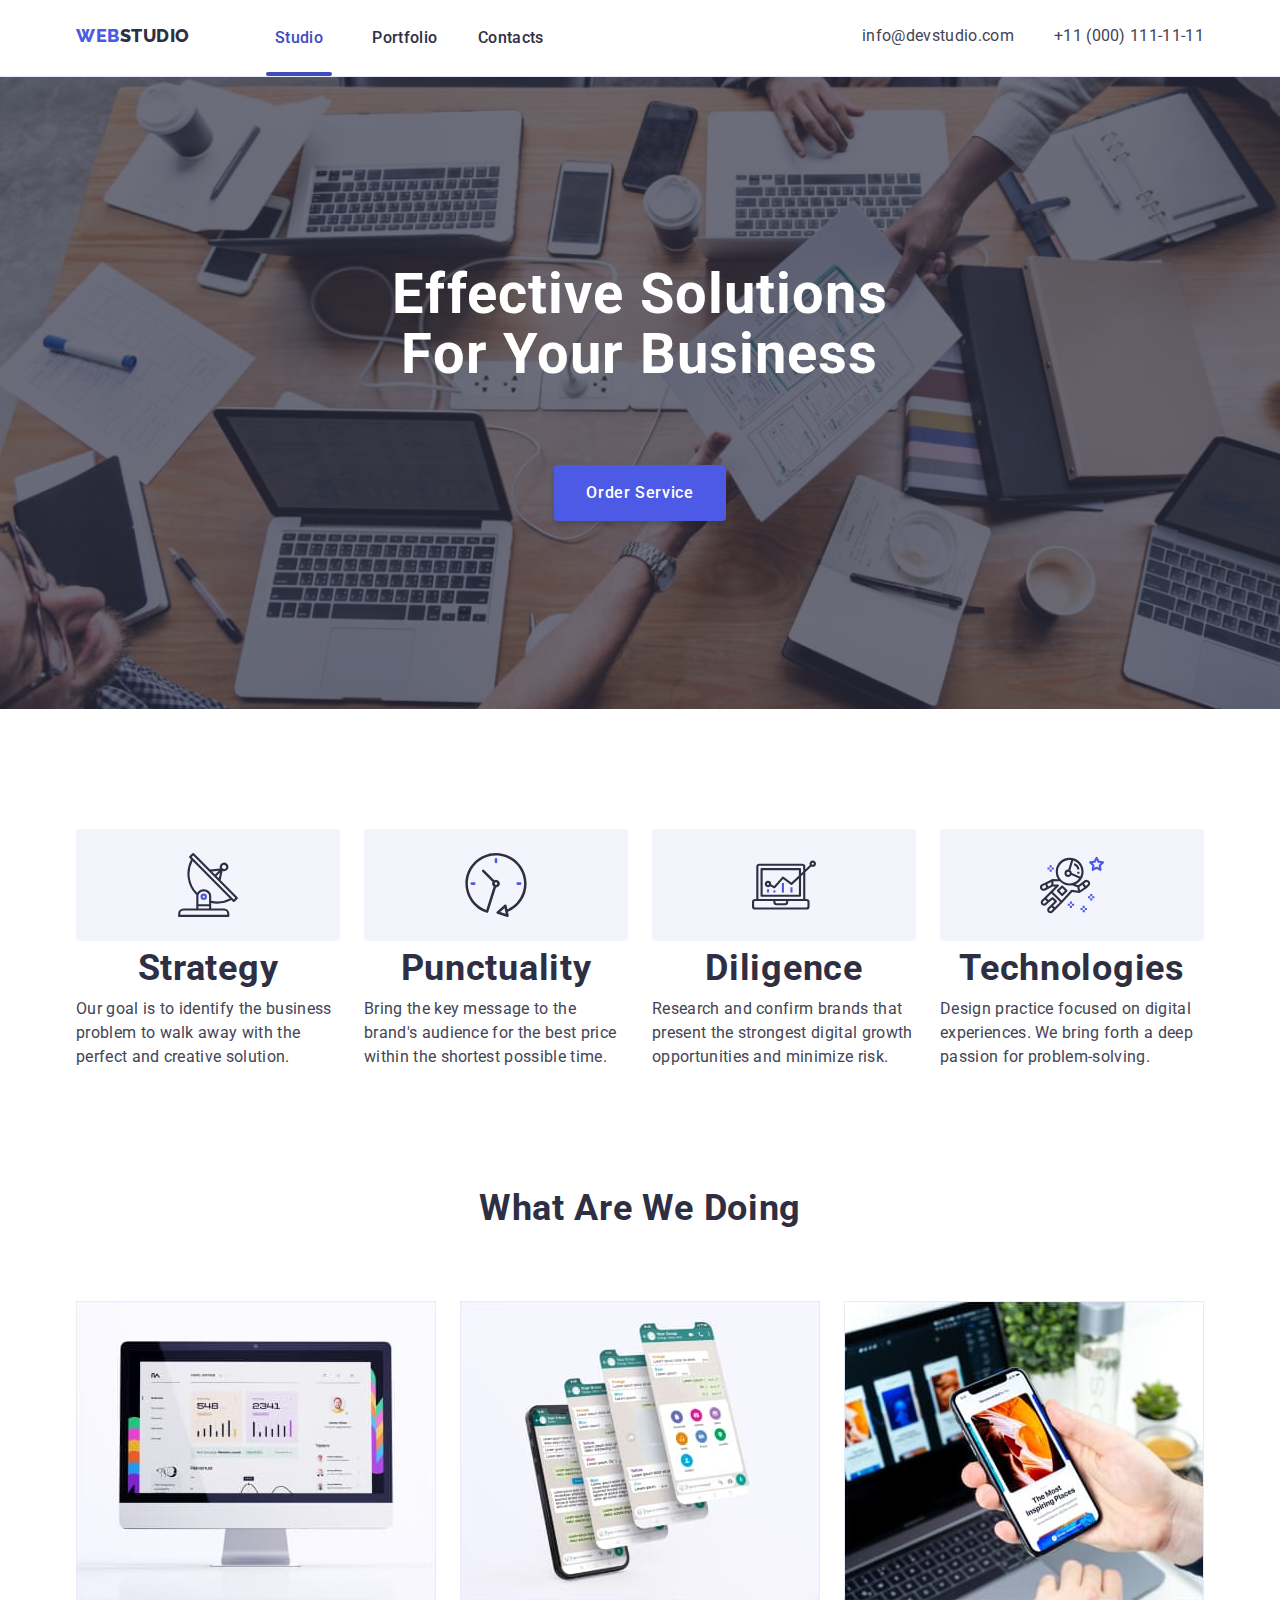
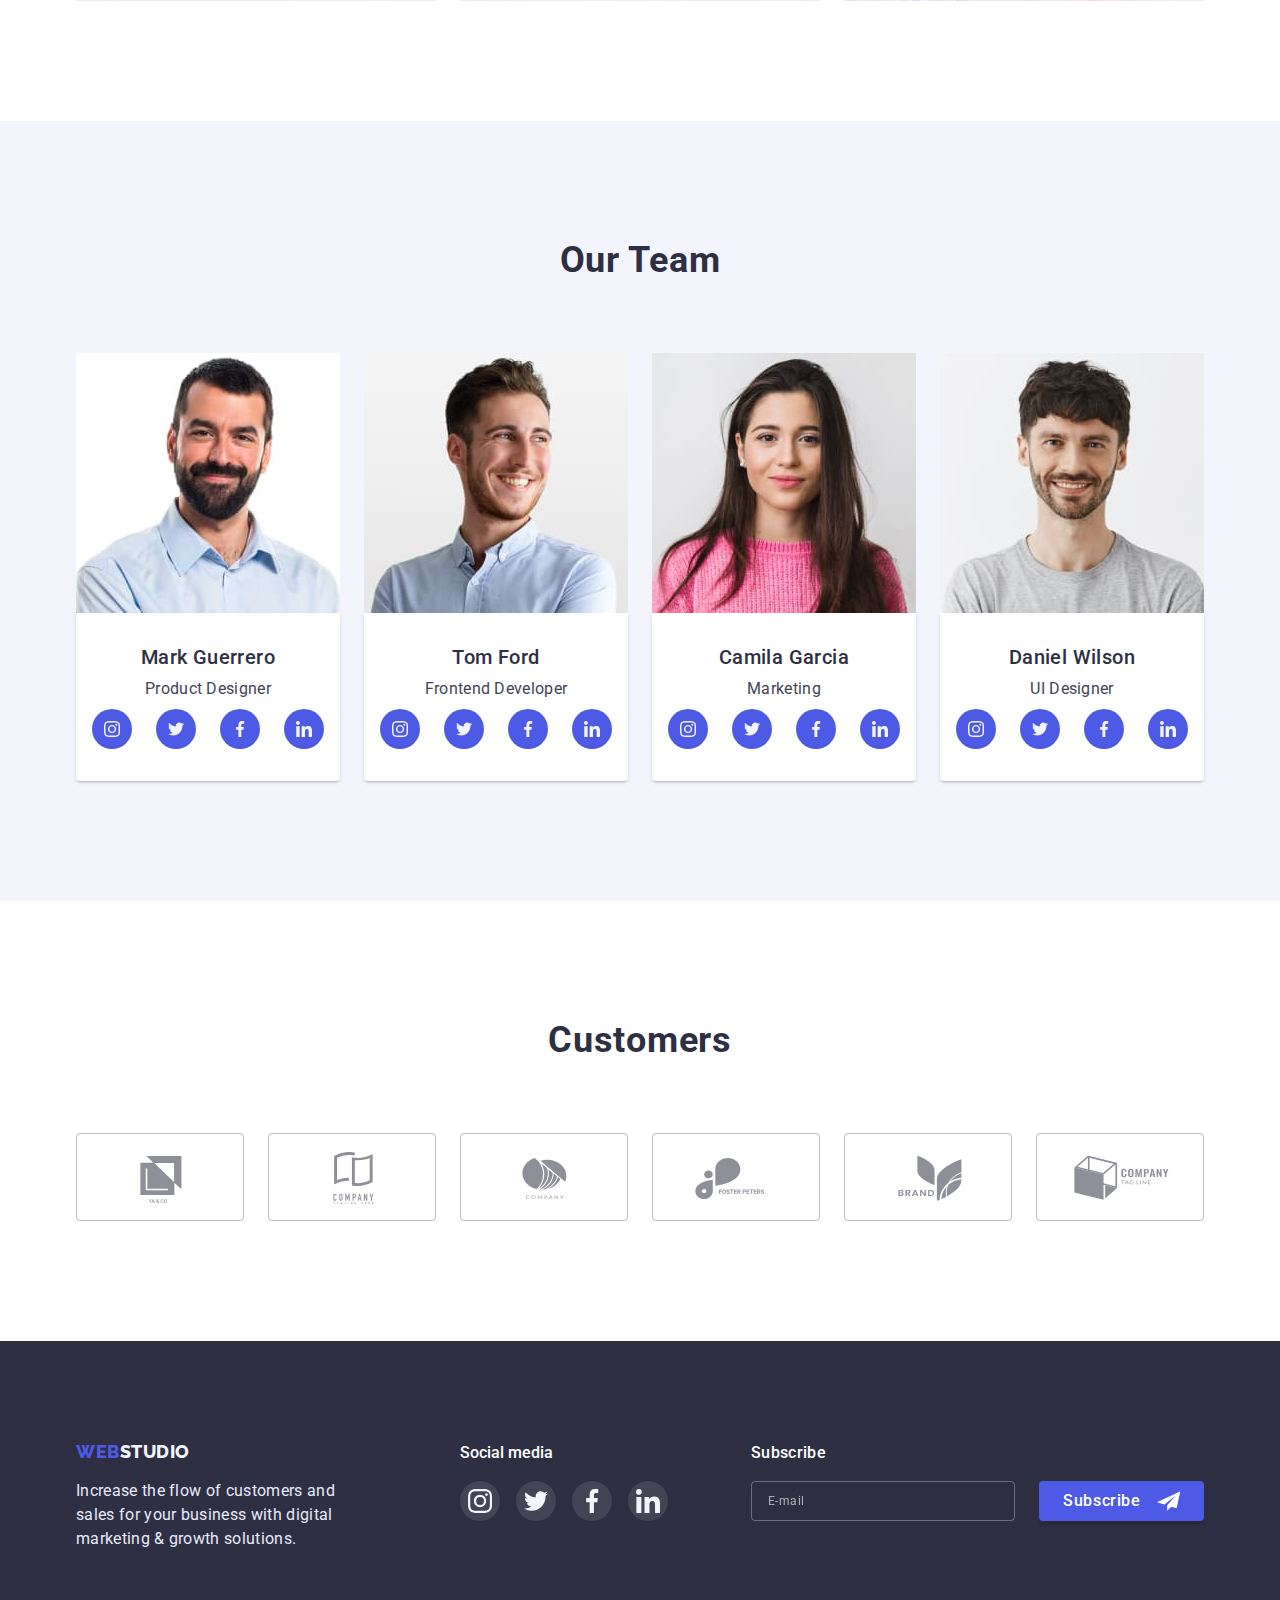
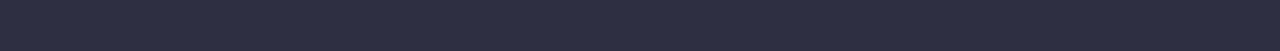
<file: index.html>
<!DOCTYPE html>
<html lang="en">
  <head>
    <meta charset="UTF-8" />
    <meta http-equiv="X-UA-Compatible" content="IE=edge" />
    <meta name="viewport" content="width=device-width, initial-scale=1.0" />
    <link rel="preconnect" href="https://fonts.googleapis.com" />
    <link rel="preconnect" href="https://fonts.gstatic.com" crossorigin />
    <link
      href="https://fonts.googleapis.com/css2?family=Raleway:wght@800&family=Roboto:wght@400;500;700;900&display=swap"
      rel="stylesheet"
    />
    <link
      rel="stylesheet"
      href="https://cdn.jsdelivr.net/npm/modern-normalize@1.1.0/modern-normalize.min.css"
    />
    <link rel="stylesheet" href="./css/styles.css" />
    <title>Studio</title>
  </head>
  <body>
    <header class="page-header">
      <div class="container page-header-container">
        <!-- Навігація по сторінкам сайту -->
        <nav class="page-nav">
          <a class="logo-link link" href="./index.html">
            <span class="box-logo">Web</span>Studio</a
          >
          <ul class="menu-list list">
            <li class="menu-item">
              <a class="menu-link current link" href="./index.html">Studio</a>
            </li>
            <li class="menu-item">
              <a class="menu-link link" href="./portfolio.html">Portfolio</a>
            </li>
            <li class="menu-item">
              <a class="menu-link link" href="">Contacts</a>
            </li>
          </ul>
        </nav>
        <button
          class="mobile-menu-open js-open-menu"
          type="button"
          aria-expanded="false"
          aria-controls="mobile-menu"
        >
          <svg
            class="mobile-menu-open_icon"
            width="32"
            height="22"
            stroke="black"
          >
            <use href="images/icons.svg#icon-burger"></use>
          </svg>
        </button>
        <!-- Контакти -->
        <div class="contact-content">
          <address class="contact">
            <ul class="contact-list list">
              <li class="contact-item">
                <a class="contact-gmail link" href="mailto:info@devstudio.com"
                  >info@devstudio.com</a
                >
              </li>
              <li class="contact-item">
                <a class="contact-phone-number link" href="tel:+110001111111"
                  >+11 (000) 111-11-11</a
                >
              </li>
            </ul>
          </address>
        </div>
      </div>
      <!-- Меню сайту для мобільного пристрою -->
      <div class="mobile-menu js-menu-container" id="mobile-menu">
        <div class="container mobile-menu-container">
          <button class="mobile-menu_close-btn js-close-menu" type="button">
            <svg class="mobile-menu_close-icon" width="8" height="8">
              <use href="./images/icons.svg#close-modal"></use>
            </svg>
          </button>
          <nav class="mobile-page-nav">
            <ul class="mobile-menu-list list">
              <li class="mobile-menu-item">
                <a class="mobile-menu-link current link" href="./index.html"
                  >Studio</a
                >
              </li>
              <li class="mobile-menu-item">
                <a class="mobile-menu-link link" href="./portfolio.html"
                  >Portfolio</a
                >
              </li>
              <li class="mobile-menu-item">
                <a class="mobile-menu-link link" href="">Contacts</a>
              </li>
            </ul>
          </nav>
          <div class="mobile-contact-content">
            <address class="mobile-contact">
              <ul class="mobile-contact-list list">
                <li class="mobile-contact-item">
                  <a
                    class="mobile-contact-phone-number link"
                    href="tel:+110001111111"
                    >+11 (000) 111-11-11</a
                  >
                </li>
                <li class="mobile-contact-item">
                  <a
                    class="mobile-contact-gmail link"
                    href="mailto:info@devstudio.com"
                    >info@devstudio.com</a
                  >
                </li>
              </ul>
            </address>
            <ul class="mobile-social-list list">
              <li class="mobile-social-item">
                <a href="" class="mobile-social-link">
                  <svg class="mobile-social-icon" width="24px" height="24px">
                    <use href="./images/icons.svg#instagram"></use>
                  </svg>
                </a>
              </li>

              <li class="mobile-social-item">
                <a href="" class="mobile-social-link">
                  <svg class="mobile-social-icon" width="24px" height="24px">
                    <use href="./images/icons.svg#twitter"></use>
                  </svg>
                </a>
              </li>

              <li class="mobile-social-item">
                <a href="" class="mobile-social-link">
                  <svg class="mobile-social-icon" width="24px" height="24px">
                    <use href="./images/icons.svg#facebook"></use>
                  </svg>
                </a>
              </li>

              <li class="mobile-social-item">
                <a href="" class="mobile-social-link">
                  <svg class="mobile-social-icon" width="24px" height="24px">
                    <use href="./images/icons.svg#linkedin"></use>
                  </svg>
                </a>
              </li>
            </ul>
          </div>
        </div>
      </div>
    </header>
    <main>
      <!--Головна сторінка-->
      <section class="hero">
        <div class="container">
          <h1 class="hero-title title">
            Effective Solutions for Your Business
          </h1>
          <button class="modal-btn" type="button" data-modal-open>
            Order Service
          </button>
        </div>
      </section>
      <!--Переваги-->
      <section class="features">
        <div class="container">
          <h2 class="visually-hidden">Features</h2>
          <ul class="features-list list">
            <li class="features-item">
              <div class="features-icon-wrapper">
                <svg class="features-icon" width="64px" height="64px">
                  <use href="./images/icons.svg#antenna"></use>
                </svg>
              </div>
              <h3 class="features-subtitle subtitle">Strategy</h3>
              <p class="features-text text">
                Our goal is to identify the business problem to walk away with
                the perfect and creative solution.
              </p>
            </li>

            <li class="features-item">
              <div class="features-icon-wrapper">
                <svg class="features-icon" width="64px" height="64px">
                  <use href="./images/icons.svg#clock"></use>
                </svg>
              </div>
              <h3 class="features-subtitle subtitle">Punctuality</h3>
              <p class="features-text text">
                Bring the key message to the brand's audience for the best price
                within the shortest possible time.
              </p>
            </li>

            <li class="features-item">
              <div class="features-icon-wrapper">
                <svg class="features-icon" width="64px" height="64px">
                  <use href="./images/icons.svg#diagram"></use>
                </svg>
              </div>
              <h3 class="features-subtitle subtitle">Diligence</h3>
              <p class="features-text text">
                Research and confirm brands that present the strongest digital
                growth opportunities and minimize risk.
              </p>
            </li>

            <li class="features-item">
              <div class="features-icon-wrapper">
                <svg class="features-icon" width="64px" height="64px">
                  <use href="./images/icons.svg#astronaut"></use>
                </svg>
              </div>
              <h3 class="features-subtitle subtitle">Technologies</h3>
              <p class="features-text text">
                Design practice focused on digital experiences. We bring forth a
                deep passion for problem-solving.
              </p>
            </li>
          </ul>
        </div>
      </section>
      <!--Що ми робимо-->
      <section class="doing">
        <div class="container">
          <h2 class="doing-headline headline">What are we doing</h2>
          <ul class="doing-list list">
            <li class="doing-item">
              <img
                srcset="./images/monitor-desctop@2x.jpg 2x"
                src="./images/monitor.jpg"
                alt="Monitor"
                width="360"
                height="300"
              />
            </li>

            <li class="doing-item">
              <img
                srcset="
                  ./images/mobile-phone-with-several-screens-desctop@2x.jpg 2x
                "
                src="./images/mobile-phone-with-several-screens.jpg"
                alt="Mobile phone with several screens"
                width="360"
                height="300"
              />
            </li>

            <li class="doing-item">
              <img
                srcset="./images/mobile-phone-and-computer-desctop@2x.jpg 2x"
                src="./images/mobile-phone-and-computer.jpg"
                alt="Mobile phone and computer"
                width="360"
                height="300"
              />
            </li>
          </ul>
        </div>
      </section>
      <!--Наша команда-->
      <section class="team">
        <div class="container team-container">
          <h2 class="team-headline headline">Our Team</h2>
          <ul class="team-list list">
            <li class="team-item">
              <img
                srcset="./images/mark-guerrero-all@2x.jpg 2x"
                src="./images/mark-guerrero.jpg"
                alt="Photo of Mark Guerrero"
                width="264"
                height="260"
              />
              <div class="team-content">
                <h3 class="team-subtitle subtitle">Mark Guerrero</h3>
                <p class="team-text text">Product Designer</p>
                <ul class="social-list list">
                  <li class="social-item">
                    <a href="" class="social-link">
                      <svg class="social-icon" width="16px" height="16px">
                        <use href="./images/icons.svg#instagram"></use>
                      </svg>
                    </a>
                  </li>

                  <li class="social-item">
                    <a href="" class="social-link">
                      <svg class="social-icon" width="16px" height="16px">
                        <use href="./images/icons.svg#twitter"></use>
                      </svg>
                    </a>
                  </li>

                  <li class="social-item">
                    <a href="" class="social-link">
                      <svg class="social-icon" width="16px" height="16px">
                        <use href="./images/icons.svg#facebook"></use>
                      </svg>
                    </a>
                  </li>

                  <li class="social-item">
                    <a href="" class="social-link">
                      <svg class="social-icon" width="16px" height="16px">
                        <use href="./images/icons.svg#linkedin"></use>
                      </svg>
                    </a>
                  </li>
                </ul>
              </div>
            </li>

            <li class="team-item">
              <img
                srcset="./images/tom-ford-all@2x.jpg 2x"
                src="./images/tom-ford.jpg"
                alt="Photo of Tom Ford"
                width="264"
                height="260"
              />

              <div class="team-content">
                <h3 class="team-subtitle subtitle">Tom Ford</h3>
                <p class="team-text text">Frontend Developer</p>
                <ul class="social-list list">
                  <li class="social-item">
                    <a href="" class="social-link">
                      <svg class="social-icon" width="16px" height="16px">
                        <use href="./images/icons.svg#instagram"></use>
                      </svg>
                    </a>
                  </li>

                  <li class="social-item">
                    <a href="" class="social-link">
                      <svg class="social-icon" width="16px" height="16px">
                        <use href="./images/icons.svg#twitter"></use>
                      </svg>
                    </a>
                  </li>

                  <li class="social-item">
                    <a href="" class="social-link">
                      <svg class="social-icon" width="16px" height="16px">
                        <use href="./images/icons.svg#facebook"></use>
                      </svg>
                    </a>
                  </li>

                  <li class="social-item">
                    <a href="" class="social-link">
                      <svg class="social-icon" width="16px" height="16px">
                        <use href="./images/icons.svg#linkedin"></use>
                      </svg>
                    </a>
                  </li>
                </ul>
              </div>
            </li>

            <li class="team-item">
              <img
                srcset="./images/camila-garcia-all@2x.jpg 2x"
                src="./images/camila-garcia.jpg"
                alt="Photo of Camila Garcia"
                width="264"
                height="260"
              />

              <div class="team-content">
                <h3 class="team-subtitle subtitle">Camila Garcia</h3>
                <p class="team-text text">Marketing</p>
                <ul class="social-list list">
                  <li class="social-item">
                    <a href="" class="social-link">
                      <svg class="social-icon" width="16px" height="16px">
                        <use href="./images/icons.svg#instagram"></use>
                      </svg>
                    </a>
                  </li>

                  <li class="social-item">
                    <a href="" class="social-link">
                      <svg class="social-icon" width="16px" height="16px">
                        <use href="./images/icons.svg#twitter"></use>
                      </svg>
                    </a>
                  </li>

                  <li class="social-item">
                    <a href="" class="social-link">
                      <svg class="social-icon" width="16px" height="16px">
                        <use href="./images/icons.svg#facebook"></use>
                      </svg>
                    </a>
                  </li>

                  <li class="social-item">
                    <a href="" class="social-link">
                      <svg class="social-icon" width="16px" height="16px">
                        <use href="./images/icons.svg#linkedin"></use>
                      </svg>
                    </a>
                  </li>
                </ul>
              </div>
            </li>

            <li class="team-item">
              <img
                srcset="./images/daniel-wilson-all@2x.jpg 2x"
                src="./images/daniel-wilson.jpg"
                alt="Photo of Daniel Wilson"
                width="264"
                height="260"
              />

              <div class="team-content">
                <h3 class="team-subtitle subtitle">Daniel Wilson</h3>
                <p class="team-text text">UI Designer</p>
                <ul class="social-list list">
                  <li class="social-item">
                    <a href="" class="social-link">
                      <svg class="social-icon" width="16px" height="16px">
                        <use href="./images/icons.svg#instagram"></use>
                      </svg>
                    </a>
                  </li>

                  <li class="social-item">
                    <a href="" class="social-link">
                      <svg class="social-icon" width="16px" height="16px">
                        <use href="./images/icons.svg#twitter"></use>
                      </svg>
                    </a>
                  </li>

                  <li class="social-item">
                    <a href="" class="social-link">
                      <svg class="social-icon" width="16px" height="16px">
                        <use href="./images/icons.svg#facebook"></use>
                      </svg>
                    </a>
                  </li>

                  <li class="social-item">
                    <a href="" class="social-link">
                      <svg class="social-icon" width="16px" height="16px">
                        <use href="./images/icons.svg#linkedin"></use>
                      </svg>
                    </a>
                  </li>
                </ul>
              </div>
            </li>
          </ul>
        </div>
      </section>
      <!-- Наші клієнти -->
      <section class="customers">
        <div class="container">
          <h2 class="customers-headline headline">Customers</h2>
          <ul class="customers-list list">
            <li class="customers-item">
              <a
                class="customers-link-icon"
                href=""
                target="_blank"
                rel="noopener noreferrer"
              >
                <svg class="customers-icon" width="104px" height="56px">
                  <use href="./images/icons.svg#logo"></use>
                </svg>
              </a>
            </li>

            <li class="customers-item">
              <a
                class="customers-link-icon"
                href=""
                target="_blank"
                rel="noopener noreferrer"
              >
                <svg class="customers-icon" width="104px" height="56px">
                  <use href="./images/icons.svg#logo-1"></use>
                </svg>
              </a>
            </li>

            <li class="customers-item">
              <a
                class="customers-link-icon"
                href=""
                target="_blank"
                rel="noopener noreferrer"
              >
                <svg class="customers-icon" width="104px" height="56px">
                  <use href="./images/icons.svg#logo-2"></use>
                </svg>
              </a>
            </li>

            <li class="customers-item">
              <a
                class="customers-link-icon"
                href=""
                target="_blank"
                rel="noopener noreferrer"
              >
                <svg class="customers-icon" width="104px" height="56px">
                  <use href="./images/icons.svg#logo-3"></use>
                </svg>
              </a>
            </li>

            <li class="customers-item">
              <a
                class="customers-link-icon"
                href=""
                target="_blank"
                rel="noopener noreferrer"
              >
                <svg class="customers-icon" width="104px" height="56px">
                  <use href="./images/icons.svg#logo-4"></use>
                </svg>
              </a>
            </li>

            <li class="customers-item">
              <a
                class="customers-link-icon"
                href=""
                target="_blank"
                rel="noopener noreferrer"
              >
                <svg class="customers-icon" width="104px" height="56px">
                  <use href="./images/icons.svg#logo-5"></use>
                </svg>
              </a>
            </li>
          </ul>
        </div>
      </section>
    </main>
    <footer class="footer">
      <div class="container footer-container">
        <div class="footer-content">
          <a class="footer-logo link" href="./index.html"
            ><span class="box-logo">Web</span>Studio</a
          >
          <p class="footer-text">
            Increase the flow of customers and sales for your business with
            digital marketing & growth solutions.
          </p>
        </div>

        <div class="footer-social-media">
          <p class="social-media-text">Social media</p>
          <ul class="social-media-list list">
            <li class="social-media-item">
              <a class="social-media-link" href="">
                <svg class="social-media-icon" width="24px" height="24px">
                  <use href="./images/icons.svg#instagram"></use>
                </svg>
              </a>
            </li>
            <li class="social-media-item">
              <a class="social-media-link" href="">
                <svg class="social-media-icon" width="24px" height="24px">
                  <use href="./images/icons.svg#twitter"></use>
                </svg>
              </a>
            </li>
            <li class="social-media-item">
              <a class="social-media-link" href="">
                <svg class="social-media-icon" width="24px" height="24px">
                  <use href="./images/icons.svg#facebook"></use>
                </svg>
              </a>
            </li>
            <li class="social-media-item">
              <a class="social-media-link" href="">
                <svg class="social-media-icon" width="24px" height="24px">
                  <use href="./images/icons.svg#linkedin"></use>
                </svg>
              </a>
            </li>
          </ul>
        </div>

        <form class="subscribe-form">
          <p class="subscribe-form-desc">Subscribe</p>
          <div class="subscribe-email-wrapper">
            <input
              name="email"
              class="subscribe-form-email"
              type="email"
              placeholder="E-mail"
            />
            <button class="subscribe-form-btn modal-btn" type="submit">
              Subscribe
              <svg class="subscribe-icon" width="24px" height="24px">
                <use href="./images/icons.svg#subscribe-plane"></use>
              </svg>
            </button>
          </div>
        </form>
      </div>
    </footer>

    <!-- Модальне вікно для контактів -->
    <div class="backdrop is-hidden" data-modal>
      <div class="modal">
        <button type="button" class="modal-close-btn" data-modal-close>
          <svg class="close-icon" width="8px" height="8px">
            <use href="images/icons.svg#close-modal"></use>
          </svg>
        </button>

        <form class="modal-form-contact">
          <b class="modal-form-text">
            Leave your contacts and we will call you back
          </b>
          <label class="modal-form-field">
            <span class="modal-form-input-desc">Name</span>
            <span class="modal-form-input-wrapper">
              <input
                class="modal-form-input"
                type="text"
                name="user_name"
                pattern="^[a-zA-Zа-яА-Я]"
              />
              <svg class="modal-form-contact-icon" width="18px" height="24px">
                <use href="./images/icons.svg#person-modal"></use>
              </svg>
            </span>
          </label>
          <label class="modal-form-field">
            <span class="modal-form-input-desc">Phone</span>
            <span class="modal-form-input-wrapper">
              <input
                class="modal-form-input"
                type="text"
                name="user_phone"
                pattern="[0-9]{3}-[0-9]{3}-[0-9]{2}-[0-9]{2}"
                title="xxx-xxx-xx-xx"
              />
              <svg class="modal-form-contact-icon" width="18px" height="24px">
                <use href="./images/icons.svg#phone-modal"></use>
              </svg>
            </span>
          </label>
          <label class="modal-form-field">
            <span class="modal-form-input-desc">Email</span>
            <span class="modal-form-input-wrapper">
              <input class="modal-form-input" type="text" name="user_email" />
              <svg class="modal-form-contact-icon" width="18px" height="24px">
                <use href="./images/icons.svg#email-modal"></use>
              </svg>
            </span>
          </label>
          <label class="modal-form-field">
            <span class="modal-form-input-desc">Comment</span>
            <textarea
              class="modal-form-textarea"
              name="user_comment"
              placeholder="Text input"
            ></textarea>
          </label>
          <input
            class="modal-form-check visually-hidden"
            type="checkbox"
            name="user-policy"
            id="user-policy"
          />
          <label class="modal-form-check-desc" for="user-policy"
            >I accept the terms and conditions of the&nbsp;<a href=""
              >Privacy Policy</a
            >
          </label>
          <button class="modal-form-contact-btn modal-btn" type="submit">
            Send
          </button>
        </form>
      </div>
    </div>
    <script src="./js/mobile-menu.js"></script>
    <script src="./js/modal.js"></script>
  </body>
</html>
</file>
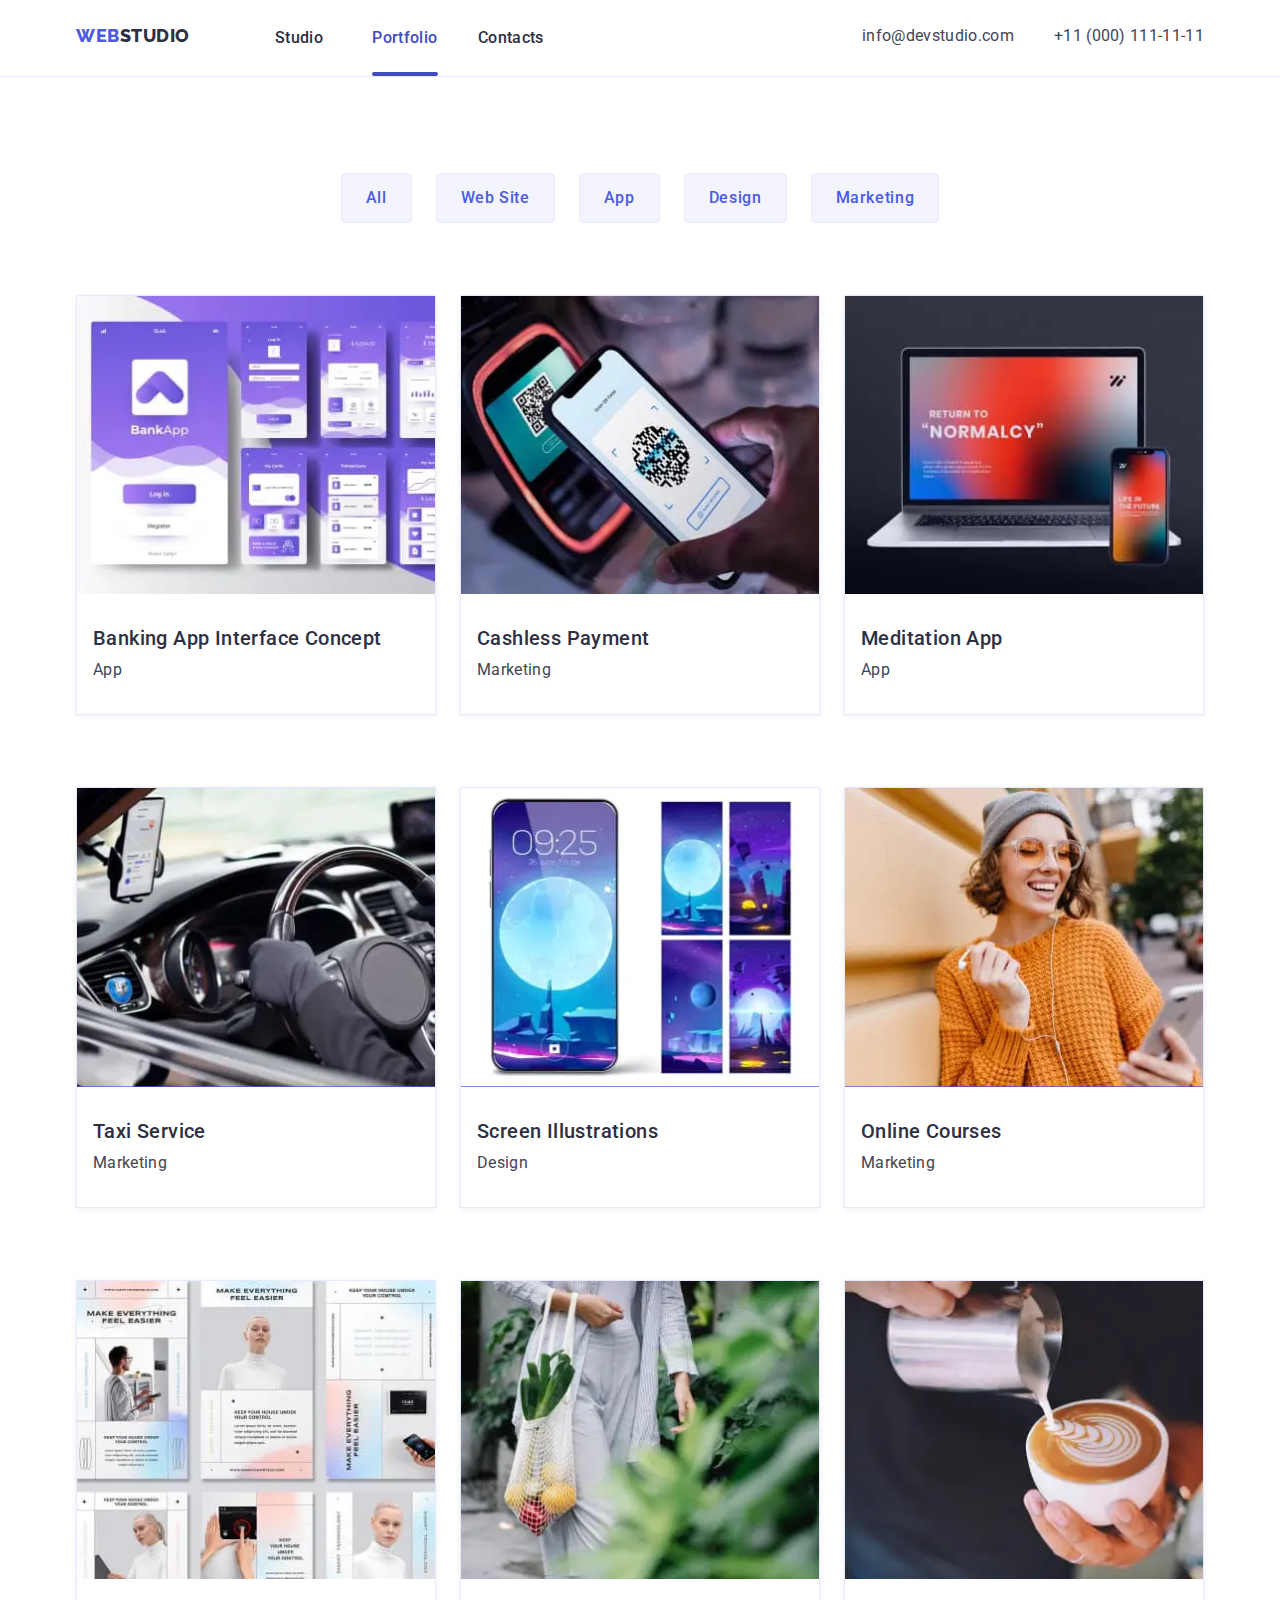
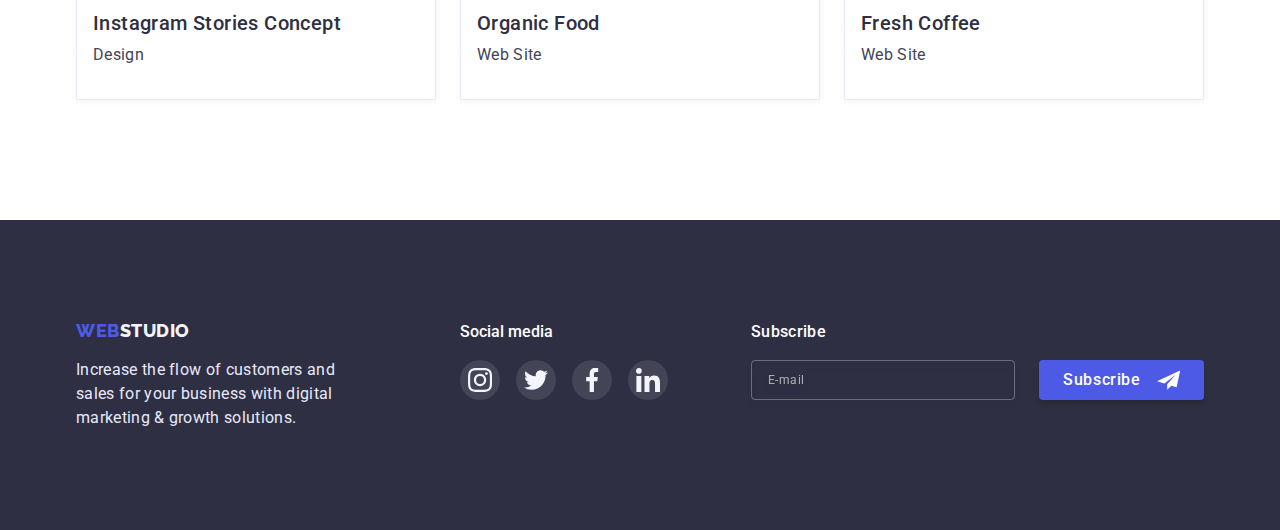
<file: portfolio.html>
<!DOCTYPE html>
<html lang="en">
  <head>
    <meta charset="UTF-8" />
    <meta http-equiv="X-UA-Compatible" content="IE=edge" />
    <meta name="viewport" content="width=device-width, initial-scale=1.0" />
    <link rel="preconnect" href="https://fonts.googleapis.com" />
    <link rel="preconnect" href="https://fonts.gstatic.com" crossorigin />
    <link
      href="https://fonts.googleapis.com/css2?family=Raleway:wght@800&family=Roboto:wght@400;500;700;900&display=swap"
      rel="stylesheet"
    />
    <link
      rel="stylesheet"
      href="https://cdn.jsdelivr.net/npm/modern-normalize@1.1.0/modern-normalize.min.css"
    />
    <link rel="stylesheet" href="./css/styles.css" />
    <title>Document</title>
  </head>
  <body>
    <header class="page-header">
      <div class="container page-header-container">
        <!-- Навігація по сторінкам сайту -->
        <nav class="page-nav">
          <a class="logo-link link" href="./index.html">
            <span class="box-logo">Web</span>Studio</a
          >
          <ul class="menu-list list">
            <li class="menu-item">
              <a class="menu-link link" href="./index.html">Studio</a>
            </li>
            <li class="menu-item">
              <a class="menu-link current link" href="./portfolio.html"
                >Portfolio</a
              >
            </li>
            <li class="menu-item">
              <a class="menu-link link" href="">Contacts</a>
            </li>
          </ul>
        </nav>
        <button
          class="mobile-menu-open js-open-menu"
          type="button"
          aria-expanded="false"
          aria-controls="mobile-menu"
        >
          <svg
            class="mobile-menu-open_icon"
            width="32"
            height="22"
            stroke="black"
          >
            <use href="images/icons.svg#icon-burger"></use>
          </svg>
        </button>
        <!-- Контакти -->
        <div class="contact-content">
          <address class="contact">
            <ul class="contact-list list">
              <li class="contact-item">
                <a class="contact-gmail link" href="mailto:info@devstudio.com"
                  >info@devstudio.com</a
                >
              </li>
              <li class="contact-item">
                <a class="contact-phone-number link" href="tel:+110001111111"
                  >+11 (000) 111-11-11</a
                >
              </li>
            </ul>
          </address>
        </div>
      </div>
      <!-- Меню сайту для мобільного пристрою -->
      <div class="mobile-menu js-menu-container" id="mobile-menu">
        <div class="container mobile-menu-container">
          <button class="mobile-menu_close-btn js-close-menu" type="button">
            <svg class="mobile-menu_close-icon" width="8" height="8">
              <use href="./images/icons.svg#close-modal"></use>
            </svg>
          </button>
          <nav class="mobile-page-nav">
            <ul class="mobile-menu-list list">
              <li class="mobile-menu-item">
                <a class="mobile-menu-link link" href="./index.html">Studio</a>
              </li>
              <li class="mobile-menu-item">
                <a class="mobile-menu-link current link" href="./portfolio.html"
                  >Portfolio</a
                >
              </li>
              <li class="mobile-menu-item">
                <a class="mobile-menu-link link" href="">Contacts</a>
              </li>
            </ul>
          </nav>
          <div class="mobile-contact-content">
            <address class="mobile-contact">
              <ul class="mobile-contact-list list">
                <li class="mobile-contact-item">
                  <a
                    class="mobile-contact-phone-number link"
                    href="tel:+110001111111"
                    >+11 (000) 111-11-11</a
                  >
                </li>
                <li class="mobile-contact-item">
                  <a
                    class="mobile-contact-gmail link"
                    href="mailto:info@devstudio.com"
                    >info@devstudio.com</a
                  >
                </li>
              </ul>
            </address>
            <ul class="mobile-social-list list">
              <li class="mobile-social-item">
                <a href="" class="mobile-social-link">
                  <svg class="mobile-social-icon" width="24px" height="24px">
                    <use href="./images/icons.svg#instagram"></use>
                  </svg>
                </a>
              </li>

              <li class="mobile-social-item">
                <a href="" class="mobile-social-link">
                  <svg class="mobile-social-icon" width="24px" height="24px">
                    <use href="./images/icons.svg#twitter"></use>
                  </svg>
                </a>
              </li>

              <li class="mobile-social-item">
                <a href="" class="mobile-social-link">
                  <svg class="mobile-social-icon" width="24px" height="24px">
                    <use href="./images/icons.svg#facebook"></use>
                  </svg>
                </a>
              </li>

              <li class="mobile-social-item">
                <a href="" class="mobile-social-link">
                  <svg class="mobile-social-icon" width="24px" height="24px">
                    <use href="./images/icons.svg#linkedin"></use>
                  </svg>
                </a>
              </li>
            </ul>
          </div>
        </div>
      </div>
    </header>
    <main>
      <!-- Фільтр на сторінці -->
      <section class="filter">
        <div class="container">
          <h1 class="visually-hidden">Portfolio</h1>
          <ul class="filter-list list">
            <li class="filter-item">
              <button class="filter-btn" type="button">All</button>
            </li>

            <li class="filter-item">
              <button class="filter-btn" type="button">Web Site</button>
            </li>

            <li class="filter-item">
              <button class="filter-btn" type="button">App</button>
            </li>

            <li class="filter-item">
              <button class="filter-btn" type="button">Design</button>
            </li>

            <li class="filter-item">
              <button class="filter-btn" type="button">Marketing</button>
            </li>
          </ul>
          <!-- Приклади робіт -->
          <ul class="works-list list">
            <li class="works-item">
              <a class="works-item-link link" href="">
                <div class="works-item-img-wrapper">
                  <picture>
                    <source
                      srcset="
                        ./images/banking-app-interface-concept.webp            1x,
                        ./images/banking-app-interface-concept-desctop@2x.webp 2x
                      "
                      media="(min-width:1200px)"
                      type="image/webp"
                    />
                    <source
                      srcset="
                        ./images/banking-app-interface-concept.jpg            1x,
                        ./images/banking-app-interface-concept-desctop@2x.jpg 2x
                      "
                      media="(min-width:1200px)"
                    />
                    <source
                      srcset="
                        ./images/banking-app-interface-concept-tablet@1x.webp 1x,
                        ./images/banking-app-interface-concept-tablet@2x.webp 2x
                      "
                      media="(min-width:768px)"
                      type="image/webp"
                    />
                    <source
                      srcset="
                        ./images/banking-app-interface-concept-tablet@1x.jpg 1x,
                        ./images/banking-app-interface-concept-tablet@2x.jpg 2x
                      "
                      media="(min-width:768px)"
                    />
                    <source
                      srcset="
                        ./images/banking-app-interface-concept-mobile@1x.webp 1x,
                        ./images/banking-app-interface-concept-mobile@2x.webp 2x
                      "
                      media="(max-width:767px)"
                      type="image/webp"
                    />
                    <source
                      srcset="
                        ./images/banking-app-interface-concept-mobile@1x.jpg 1x,
                        ./images/banking-app-interface-concept-mobile@2x.jpg 2x
                      "
                      media="(max-width:767px)"
                    />
                    <img
                      src="./images/banking-app-interface-concept.jpg"
                      alt="Banking App"
                    />
                  </picture>
                  <p class="overlay">
                    14 Stylish and User-Friendly App Design Concepts · Task
                    Manager App · Calorie Tracker App · Exotic Fruit Ecommerce
                    App · Cloud Storage App
                  </p>
                </div>
                <div class="card-content">
                  <h2 class="works-subtitle subtitle">
                    Banking App Interface Concept
                  </h2>
                  <p class="works-text text">App</p>
                </div></a
              >
            </li>

            <li class="works-item">
              <a class="works-item-link link" href="">
                <div class="works-item-img-wrapper">
                  <picture>
                    <source
                      srcset="
                        ./images/cashless-payment.webp            1x,
                        ./images/cashless-payment-desctop@2x.webp 2x
                      "
                      media="(min-width:1200px)"
                      type="image/webp"
                    />
                    <source
                      srcset="
                        ./images/cashless-payment.jpg            1x,
                        ./images/cashless-payment-desctop@2x.jpg 2x
                      "
                      media="(min-width:1200px)"
                    />
                    <source
                      srcset="
                        ./images/cashless-payment-tablet@1x.webp 1x,
                        ./images/cashless-payment-tablet@2x.webp 2x
                      "
                      media="(min-width:768px)"
                      type="image/webp"
                    />
                    <source
                      srcset="
                        ./images/cashless-payment-tablet@1x.jpg 1x,
                        ./images/cashless-payment-tablet@2x.jpg 2x
                      "
                      media="(min-width:768px)"
                    />
                    <source
                      srcset="
                        ./images/cashless-payment-mobile@1x.webp 1x,
                        ./images/cashless-payment-mobile@2x.webp 2x
                      "
                      media="(max-width:767px)"
                      type="image/webp"
                    />
                    <source
                      srcset="
                        ./images/cashless-payment-mobile@1x.jpg 1x,
                        ./images/cashless-payment-mobile@2x.jpg 2x
                      "
                      media="(max-width:767px)"
                    />
                    <img
                      src="./images/cashless-payment.jpg"
                      alt="Cashless Payment"
                    />
                  </picture>
                  <p class="overlay">
                    14 Stylish and User-Friendly App Design Concepts · Task
                    Manager App · Calorie Tracker App · Exotic Fruit Ecommerce
                    App · Cloud Storage App
                  </p>
                </div>
                <div class="card-content">
                  <h2 class="works-subtitle subtitle">Cashless Payment</h2>
                  <p class="works-text text">Marketing</p>
                </div></a
              >
            </li>

            <li class="works-item">
              <a class="works-item-link link" href="">
                <div class="works-item-img-wrapper">
                  <picture>
                    <source
                      srcset="
                        ./images/meditation-app.webp            1x,
                        ./images/meditation-app-desctop@2x.webp 2x
                      "
                      media="(min-width:1200px)"
                      type="image/webp"
                    />
                    <source
                      srcset="
                        ./images/meditation-app.jpg            1x,
                        ./images/meditation-app-desctop@2x.jpg 2x
                      "
                      media="(min-width:1200px)"
                    />
                    <source
                      srcset="
                        ./images/meditation-app-tablet@1x.webp 1x,
                        ./images/meditation-app-tablet@2x.webp 2x
                      "
                      media="(min-width:768px"
                      type="image/webp"
                      )
                    />
                    <source
                      srcset="
                        ./images/meditation-app-tablet@1x.jpg 1x,
                        ./images/meditation-app-tablet@2x.jpg 2x
                      "
                      media="(min-width:768px"
                      )
                    />
                    <source
                      srcset="
                        ./images/meditation-app-mobile@1x.webp 1x,
                        ./images/meditation-app-mobile@2x.webp 2x
                      "
                      media="(max-width:767px)"
                      type="image/webp"
                    />
                    <source
                      srcset="
                        ./images/meditation-app-mobile@1x.jpg 1x,
                        ./images/meditation-app-mobile@2x.jpg 2x
                      "
                      media="(max-width:767px)"
                    />
                    <img
                      src="./images/meditation-app.jpg"
                      alt="Notebook with mobile phone"
                    />
                  </picture>
                  <p class="overlay">
                    14 Stylish and User-Friendly App Design Concepts · Task
                    Manager App · Calorie Tracker App · Exotic Fruit Ecommerce
                    App · Cloud Storage App
                  </p>
                </div>
                <div class="card-content">
                  <h2 class="works-subtitle subtitle">Meditation App</h2>
                  <p class="works-text text">App</p>
                </div></a
              >
            </li>

            <li class="works-item">
              <a class="works-item-link link" href="">
                <div class="works-item-img-wrapper">
                  <picture>
                    <source
                      srcset="
                        ./images/taxi-service.webp            1x,
                        ./images/taxi-service-desctop@2x.webp 2x
                      "
                      media="(min-width:1200px)"
                      type="image/webp"
                    />
                    <source
                      srcset="
                        ./images/taxi-service.jpg            1x,
                        ./images/taxi-service-desctop@2x.jpg 2x
                      "
                      media="(min-width:1200px)"
                    />
                    <source
                      srcset="
                        ./images/taxi-service-tablet@1x.webp 1x,
                        ./images/taxi-service-tablet@2x.webp 2x
                      "
                      media="(min-width:768px)"
                      type="image/webp"
                    />
                    <source
                      srcset="
                        ./images/taxi-service-tablet@1x.jpg 1x,
                        ./images/taxi-service-tablet@2x.jpg 2x
                      "
                      media="(min-width:768px)"
                    />
                    <source
                      srcset="
                        ./images/taxi-service-mobile@1x.webp 1x,
                        ./images/taxi-service-mobile@2x.webp 2x
                      "
                      media="(max-width:767px)"
                      type="image/webp"
                    />
                    <source
                      srcset="
                        ./images/taxi-service-mobile@1x.jpg 1x,
                        ./images/taxi-service-mobile@2x.jpg 2x
                      "
                      media="(max-width:767px)"
                    />
                    <img
                      src="./images/taxi-service.jpg"
                      alt="Car with driver"
                    />
                  </picture>
                  <p class="overlay">
                    14 Stylish and User-Friendly App Design Concepts · Task
                    Manager App · Calorie Tracker App · Exotic Fruit Ecommerce
                    App · Cloud Storage App
                  </p>
                </div>
                <div class="card-content">
                  <h2 class="works-subtitle subtitle">Taxi Service</h2>
                  <p class="works-text text">Marketing</p>
                </div></a
              >
            </li>

            <li class="works-item">
              <a class="works-item-link link" href="">
                <div class="works-item-img-wrapper">
                  <picture>
                    <source
                      srcset="
                        ./images/screen-illustrations.webp            1x,
                        ./images/screen-illustrations-desctop@2x.webp 2x
                      "
                      media="(min-width:1200px)"
                      type="image/webp"
                    />
                    <source
                      srcset="
                        ./images/screen-illustrations.jpg            1x,
                        ./images/screen-illustrations-desctop@2x.jpg 2x
                      "
                      media="(min-width:1200px)"
                    />
                    <source
                      srcset="
                        ./images/screen-illustrations-tablet@1x.webp 1x,
                        ./images/screen-illustrations-tablet@2x.webp 2x
                      "
                      media="(min-width:768px)"
                      type="image/webp"
                    />
                    <source
                      srcset="
                        ./images/screen-illustrations-tablet@1x.jpg 1x,
                        ./images/screen-illustrations-tablet@2x.jpg 2x
                      "
                      media="(min-width:768px)"
                    />
                    <source
                      srcset="
                        ./images/screen-illustrations-mobile@1x.webp 1x,
                        ./images/screen-illustrations-mobile@2x.webp 2x
                      "
                      media="(max-width:767px)"
                      type="image/webp"
                    />
                    <source
                      srcset="
                        ./images/screen-illustrations-mobile@1x.jpg 1x,
                        ./images/screen-illustrations-mobile@2x.jpg 2x
                      "
                      media="(max-width:767px)"
                    />
                    <img
                      src="./images/screen-illustrations.jpg"
                      alt="Screen Illustrations"
                    />
                  </picture>
                  <p class="overlay">
                    14 Stylish and User-Friendly App Design Concepts · Task
                    Manager App · Calorie Tracker App · Exotic Fruit Ecommerce
                    App · Cloud Storage App
                  </p>
                </div>
                <div class="card-content">
                  <h2 class="works-subtitle subtitle">Screen Illustrations</h2>
                  <p class="works-text text">Design</p>
                </div></a
              >
            </li>

            <li class="works-item">
              <a class="works-item-link link" href="">
                <div class="works-item-img-wrapper">
                  <picture>
                    <source
                      srcset="
                        ./images/online-courses.webp            1x,
                        ./images/online-courses-desctop@2x.webp 2x
                      "
                      media="(min-width:1200px)"
                      type="image/webp"
                    />
                    <source
                      srcset="
                        ./images/online-courses.jpg            1x,
                        ./images/online-courses-desctop@2x.jpg 2x
                      "
                      media="(min-width:1200px)"
                    />
                    <source
                      srcset="
                        ./images/online-courses-tablet@1x.webp 1x,
                        ./images/online-courses-tablet@2x.webp 2x
                      "
                      media="(min-width:768px)"
                      type="image/webp"
                    />
                    <source
                      srcset="
                        ./images/online-courses-tablet@1x.jpg 1x,
                        ./images/online-courses-tablet@2x.jpg 2x
                      "
                      media="(min-width:768px)"
                    />
                    <source
                      srcset="
                        ./images/online-courses-mobile@1x.webp 1x,
                        ./images/online-courses-mobile@2x.webp 2x
                      "
                      media="(max-width:767px)"
                      type="image/webp"
                    />
                    <source
                      srcset="
                        ./images/online-courses-mobile@1x.jpg 1x,
                        ./images/online-courses-mobile@2x.jpg 2x
                      "
                      media="(max-width:767px)"
                    />
                    <img
                      src="./images/online-courses.jpg"
                      alt="Smiling girl with mobile"
                    />
                  </picture>
                  <p class="overlay">
                    14 Stylish and User-Friendly App Design Concepts · Task
                    Manager App · Calorie Tracker App · Exotic Fruit Ecommerce
                    App · Cloud Storage App
                  </p>
                </div>
                <div class="card-content">
                  <h2 class="works-subtitle subtitle">Online Courses</h2>
                  <p class="works-text text">Marketing</p>
                </div></a
              >
            </li>

            <li class="works-item">
              <a class="works-item-link link" href="">
                <div class="works-item-img-wrapper">
                  <picture>
                    <source
                      srcset="
                        ./images/instagram-stories-concept.webp         1x,
                        ./images/instagram-stories-concept-desc@2x.webp 2x
                      "
                      media="(min-width:1200px)"
                      type="image/webp"
                    />
                    <source
                      srcset="
                        ./images/instagram-stories-concept.jpg         1x,
                        ./images/instagram-stories-concept-desc@2x.jpg 2x
                      "
                      media="(min-width:1200px)"
                    />
                    <source
                      srcset="
                        ./images/instagram-stories-concept-tablet@1x.webp 1x,
                        ./images/instagram-stories-concept-tablet@2x.webp 2x
                      "
                      media="(min-width:768px)"
                      type="image/webp"
                    />
                    <source
                      srcset="
                        ./images/instagram-stories-concept-tablet@1x.jpg 1x,
                        ./images/instagram-stories-concept-tablet@2x.jpg 2x
                      "
                      media="(min-width:768px)"
                    />
                    <source
                      srcset="
                        ./images/instagram-stories-concept-mobile@1x.webp 1x,
                        ./images/instagram-stories-concept-mobile@2x.webp 2x
                      "
                      media="(max-width:767px)"
                      type="image/webp"
                    />
                    <source
                      srcset="
                        ./images/instagram-stories-concept-mobile@1x.jpg 1x,
                        ./images/instagram-stories-concept-mobile@2x.jpg 2x
                      "
                      media="(max-width:767px)"
                    />
                    <img
                      src="./images/instagram-stories-concept.jpg"
                      alt="Several instagram stories"
                    />
                  </picture>
                  <p class="overlay">
                    14 Stylish and User-Friendly App Design Concepts · Task
                    Manager App · Calorie Tracker App · Exotic Fruit Ecommerce
                    App · Cloud Storage App
                  </p>
                </div>
                <div class="card-content">
                  <h2 class="works-subtitle subtitle">
                    Instagram Stories Concept
                  </h2>
                  <p class="works-text text">Design</p>
                </div></a
              >
            </li>

            <li class="works-item">
              <a class="works-item-link link" href="">
                <div class="works-item-img-wrapper">
                  <picture>
                    <source
                      srcset="
                        ./images/organic-food.webp            1x,
                        ./images/organic-food-desctop@2x.webp 2x
                      "
                      media="(min-width:1200px)"
                      type="image/webp"
                    />
                    <source
                      srcset="
                        ./images/organic-food.jpg            1x,
                        ./images/organic-food-desctop@2x.jpg 2x
                      "
                      media="(min-width:1200px)"
                    />
                    <source
                      srcset="
                        ./images/organic-food-tablet@1x.webp 1x,
                        ./images/organic-food-tablet@2x.webp 2x
                      "
                      media="(min-width:768px)"
                      type="image/webp"
                    />
                    <source
                      srcset="
                        ./images/organic-food-tablet@1x.jpg 1x,
                        ./images/organic-food-tablet@2x.jpg 2x
                      "
                      media="(min-width:768px)"
                    />
                    <source
                      srcset="
                        ./images/organic-food-mobile@1x.webp 1x,
                        ./images/organic-food-mobile@2x.webp 2x
                      "
                      media="(max-width:767px)"
                      type="image/webp"
                    />
                    <source
                      srcset="
                        ./images/organic-food-mobile@1x.jpg 1x,
                        ./images/organic-food-mobile@2x.jpg 2x
                      "
                      media="(max-width:767px)"
                    />
                    <img
                      src="./images/organic-food.jpg"
                      alt="Human with vegatables"
                    />
                  </picture>
                  <p class="overlay">
                    14 Stylish and User-Friendly App Design Concepts · Task
                    Manager App · Calorie Tracker App · Exotic Fruit Ecommerce
                    App · Cloud Storage App
                  </p>
                </div>
                <div class="card-content">
                  <h2 class="works-subtitle subtitle">Organic Food</h2>
                  <p class="works-text text">Web Site</p>
                </div></a
              >
            </li>

            <li class="works-item">
              <a class="works-item-link link" href="">
                <div class="works-item-img-wrapper">
                  <picture>
                    <source
                      srcset="
                        ./images/fresh-coffee.webp            1x,
                        ./images/fresh-coffee-desctop@2x.webp 2x
                      "
                      media="(min-width:1200px)"
                      type="image/webp"
                    />
                    <source
                      srcset="
                        ./images/fresh-coffee.jpg            1x,
                        ./images/fresh-coffee-desctop@2x.jpg 2x
                      "
                      media="(min-width:1200px)"
                    />
                    <source
                      srcset="
                        ./images/fresh-coffee-tablet@1x.webp 1x,
                        ./images/fresh-coffee-tablet@2x.webp 2x
                      "
                      media="(min-width:768px)"
                      type="image/webp"
                    />
                    <source
                      srcset="
                        ./images/fresh-coffee-tablet@1x.jpg 1x,
                        ./images/fresh-coffee-tablet@2x.jpg 2x
                      "
                      media="(min-width:768px)"
                    />
                    <source
                      srcset="
                        ./images/fresh-coffee-mobile@2x.webp 1x,
                        ./images/fresh-coffee-mobile@2x.webp 2x
                      "
                      media="(max-width:767px)"
                      type="image/webp"
                    />
                    <source
                      srcset="
                        ./images/fresh-coffee-mobile@2x.jpg 1x,
                        ./images/fresh-coffee-mobile@2x.jpg 2x
                      "
                      media="(max-width:767px)"
                    />
                    <img
                      src="./images/fresh-coffee.jpg"
                      alt="Cofee with milk"
                    />
                  </picture>
                  <p class="overlay">
                    14 Stylish and User-Friendly App Design Concepts · Task
                    Manager App · Calorie Tracker App · Exotic Fruit Ecommerce
                    App · Cloud Storage App
                  </p>
                </div>
                <div class="card-content">
                  <h2 class="works-subtitle subtitle">Fresh Coffee</h2>
                  <p class="works-text text">Web Site</p>
                </div></a
              >
            </li>
          </ul>
        </div>
      </section>
    </main>
    <footer class="footer">
      <div class="container footer-container">
        <div class="footer-content">
          <a class="footer-logo link" href="./index.html"
            ><span class="box-logo">Web</span>Studio</a
          >
          <p class="footer-text">
            Increase the flow of customers and sales for your business with
            digital marketing & growth solutions.
          </p>
        </div>

        <div class="footer-social-media">
          <p class="social-media-text">Social media</p>
          <ul class="social-media-list list">
            <li class="social-media-item">
              <a class="social-media-link" href="">
                <svg class="social-media-icon" width="24px" height="24px">
                  <use href="./images/icons.svg#instagram"></use>
                </svg>
              </a>
            </li>
            <li class="social-media-item">
              <a class="social-media-link" href="">
                <svg class="social-media-icon" width="24px" height="24px">
                  <use href="./images/icons.svg#twitter"></use>
                </svg>
              </a>
            </li>
            <li class="social-media-item">
              <a class="social-media-link" href="">
                <svg class="social-media-icon" width="24px" height="24px">
                  <use href="./images/icons.svg#facebook"></use>
                </svg>
              </a>
            </li>
            <li class="social-media-item">
              <a class="social-media-link" href="">
                <svg class="social-media-icon" width="24px" height="24px">
                  <use href="./images/icons.svg#linkedin"></use>
                </svg>
              </a>
            </li>
          </ul>
        </div>

        <form class="subscribe-form">
          <p class="subscribe-form-desc">Subscribe</p>
          <div class="subscribe-email-wrapper">
            <input
              name="email"
              class="subscribe-form-email"
              type="email"
              placeholder="E-mail"
            />
            <button class="subscribe-form-btn modal-btn" type="submit">
              Subscribe
              <svg class="subscribe-icon" width="24px" height="24px">
                <use href="./images/icons.svg#subscribe-plane"></use>
              </svg>
            </button>
          </div>
        </form>
      </div>
    </footer>
    <script src="./js/mobile-menu.js"></script>
  </body>
</html>
</file>
<file: css/styles.css>
/* =========================BASE==================================== */

:root {
  --primary-font: "Roboto", sans-serif;
  --secondary-font: "Raleway", sans-serif;
  --title-color-theme-light: #2e2f42;
  --text-color-theme-light: #434455;
  --title-color-theme-dark: #ffffff;
  --text-color-theme-dark: #e7e9fc;
  --accent-color: #404bbf;
  --text-button-color-dark: #4d5ae5;
  --background-button-color-light: #f4f4fd;
  --logo-color-theme-dark: #f4f4fd;
  --background-color-dark: #2e2f42;
  --background-color-white: #ffffff;
  --transition-dur-and-func: 250ms cubic-bezier(0.4, 0, 0.2, 1);
}

h1,
h2,
h3,
h4,
p {
  margin: 0;
}

ul,
ol {
  margin: 0;
  padding-left: 0;
}

img {
  display: block;
  max-width: 100%;
}

.list {
  list-style: none;
}

.link {
  text-decoration: none;
}

body {
  font-family: var(--primary-font);
  font-style: normal;
  color: var(--text-color-theme-light);
}

button {
  font-family: inherit;
  cursor: pointer;
  border: 0;
}

.visually-hidden {
  position: absolute;
  white-space: nowrap;
  width: 1px;
  height: 1px;
  overflow: hidden;
  border: 0;
  padding: 0;
  clip: rect(0 0 0 0);
  clip-path: inset(50%);
  margin: -1px;
}
/* =========================/BASE==================================== */

/* =========================GENERAL==================================== */
.container {
  padding-left: 15px;
  padding-right: 15px;
  margin-left: auto;
  margin-right: auto;
}

.subtitle {
  text-align: center;
}

.headline {
  font-weight: 700;
  font-size: 36px;
  line-height: 1.11;
  text-align: center;
  letter-spacing: 0.02em;
  text-transform: capitalize;
  color: var(--title-color-theme-light);
}

.text {
  font-size: 16px;
  line-height: 1.5;
  letter-spacing: 0.02em;
  color: var(--text-color-theme-light);
}

@media screen and (min-width: 480px) {
  .container {
    width: 426px;
  }
}

@media screen and (min-width: 768px) {
  .container {
    width: 766px;
  }
}

@media screen and (min-width: 1200px) {
  .container {
    width: 1158px;
  }

  .subtitle {
    font-weight: 500;
    font-size: 20px;
    line-height: 1.2;
    letter-spacing: 0.02em;
    color: var(--title-color-theme-light);
  }
}

/* =========================/GENERAL==================================== */

/* =========================HEADER==================================== */

@media screen and (max-width: 767px) {
  .menu-list {
    display: none;
  }

  .contact-content {
    display: none;
  }

  .mobile-menu {
    position: fixed;
    width: 100%;
    height: 100%;
    top: 0;
    left: 0;
    z-index: 999;
    background-color: #ffffff;

    display: none;
  }

  .mobile-menu.is-open {
    display: block;
  }

  .mobile-menu-container {
    position: relative;
    padding: 40px;
    height: 100%;
    display: flex;
    flex-direction: column;
    justify-content: space-between;
  }

  .mobile-menu_close-btn {
    position: absolute;
    top: 40px;
    right: 40px;
    width: 24px;
    height: 24px;
    background: #e7e9fc;
    border: 1px solid rgba(0, 0, 0, 0.1);
    padding: 0;
    line-height: 0;
    border-color: transparent;
    border-radius: 50%;

    display: flex;
    justify-content: center;
    align-items: center;
  }

  .mobile-menu-item {
    font-weight: 700;
    font-size: 36px;
    line-height: 1.11;
    letter-spacing: 0.02em;
    text-transform: capitalize;
    color: #2e2f42;
    margin-top: 40px;
  }

  .mobile-menu-link:hover,
  .mobile-menu-link:focus,
  .mobile-menu-link.current {
    color: var(--accent-color);
  }

  .mobile-contact {
    font-style: normal;
  }

  .mobile-contact-content {
    margin-top: auto;
  }

  .mobile-contact-item {
    margin-top: 40px;
  }

  .mobile-contact-phone-number {
    font-weight: 600;
    font-size: 36px;
    line-height: 1.11;
    text-transform: capitalize;
    color: #4d5ae5;
  }
  .mobile-contact-phone-number {
    color: var(--text-color-theme-light);
  }

  .mobile-contact-gmail {
    font-weight: 500;
    font-size: 20px;
    line-height: 1.2;
    letter-spacing: 0.02em;
    color: var(--text-color-theme-light);

    transition: color var(--transition-dur-and-func);
  }

  .mobile-contact-gmail:hover,
  .mobile-contact-gmail:focus,
  .mobile-contact-phone-number:hover,
  .mobile-contact-phone-number:focus {
    color: var(--accent-color);
  }

  .mobile-social-list {
    margin-top: 48px;
  }

  .mobile-social-item {
    padding: 0;
    line-height: 0;
    width: 40px;
    height: 40px;
    background: #4d5ae5;
    border-radius: 50%;

    display: flex;
    justify-content: center;
    align-items: center;
  }

  .mobile-social-list {
    display: flex;
    justify-content: space-between;
    align-items: center;
  }
}

.page-header-container {
  display: flex;
  align-items: center;
  justify-content: space-between;
}

.page-header {
  padding-top: 24px;
  padding-bottom: 24px;
  border-bottom-width: 1px;
  border-bottom-style: solid;
  border-bottom-color: #e7e9fc;
}

.mobile-menu-open {
  background-color: transparent;
  border: none;
  padding: 0;
  line-height: 0;
}

.logo-link {
  font-family: var(--secondary-font);
  font-weight: 800;
  font-size: 18px;
  line-height: 1.16;
  letter-spacing: 0.03em;
  text-transform: uppercase;
  color: var(--title-color-theme-light);
  margin-right: 76px;
  margin-bottom: 24px;
}

.box-logo {
  font-family: var(--secondary-font);
  font-weight: 800;
  font-size: 18px;
  line-height: 1.16;
  letter-spacing: 0.03em;
  text-transform: uppercase;
  color: var(--text-button-color-dark);
}

@media screen and (min-width: 768px) {
  .mobile-menu-open {
    display: none;
  }

  .mobile-menu {
    display: none;
  }

  .page-header {
    padding-bottom: 0;
  }

  .logo-link {
    line-height: 1.33;
  }

  .page-header-container {
    align-items: normal;
  }

  .page-nav {
    display: flex;
    align-items: center;
  }

  .menu-list {
    display: flex;
  }

  .menu-item {
    width: 66px;
    height: 52px;
  }

  .menu-item:not(:last-child) {
    margin-right: 40px;
  }

  .menu-link {
    position: relative;
    width: 100%;
    height: 100%;
    display: flex;
    flex-direction: column;
    justify-content: center;
    align-items: center;
    gap: 24px;
    font-weight: 500;
    font-size: 16px;
    line-height: 1.5;
    letter-spacing: 0.02em;
    color: var(--title-color-theme-light);
    padding-bottom: 22px;

    transition: color var(--transition-dur-and-func);
  }

  .menu-link:hover,
  .menu-link:focus,
  .menu-link.current {
    color: var(--accent-color);
  }

  .menu-link.current::after {
    position: absolute;
    bottom: 0;
    display: inline-block;
    color: var(--accent-color);
    content: "";
    width: 66px;
    height: 4px;
    background: #404bbf;
    border-radius: 2px;
  }

  .contact {
    font-style: normal;
  }

  .contact-item:not(:last-child) {
    margin-right: 40px;
  }

  .contact-content {
    margin-left: auto;
  }

  .contact-gmail,
  .contact-phone-number {
    font-size: 12px;
    line-height: 1.33;
    letter-spacing: 0.04em;
    color: var(--text-color-theme-light);

    transition: color var(--transition-dur-and-func);
  }

  .contact-gmail:hover,
  .contact-gmail:focus,
  .contact-phone-number:hover,
  .contact-phone-number:focus {
    color: var(--accent-color);
  }
}

@media screen and (min-width: 1200px) {
  .logo-link {
    margin-bottom: 28px;
  }

  .menu-link {
    padding-bottom: 24px;
  }

  .contact-list {
    display: flex;
    justify-content: center;
    margin-bottom: 28px;
  }

  .contact-gmail,
  .contact-phone-number {
    font-size: 16px;
    line-height: 1.5;
    letter-spacing: 0.02em;
  }
}

/* =========================/HEADER==================================== */

/* =========================HERO==================================== */

.hero {
  max-width: 767px;
  background-color: #2e2f42b2;
  margin-right: auto;
  margin-left: auto;
  padding-top: 188px;
  padding-bottom: 188px;
  text-align: center;

  background-image: linear-gradient(
      rgba(46, 47, 66, 0.7),
      rgba(46, 47, 66, 0.7)
    ),
    url(/images/hero-image-mobile@1x.jpg);
  background-size: cover;
}

@media (min-device-pixel-ratio: 2),
  (min-resolution: 192dpi),
  (min-resolution: 2dppx) {
  .hero {
    background-image: linear-gradient(
        rgba(46, 47, 66, 0.7),
        rgba(46, 47, 66, 0.7)
      ),
      url(/images/hero-image-mobile@2x.jpg);
  }
}

.hero-title {
  font-weight: 700;
  font-size: 36px;
  line-height: 1.11;
  text-align: center;
  letter-spacing: 0.02em;
  text-transform: capitalize;
  color: var(--title-color-theme-dark);

  margin-bottom: 80px;
  max-width: 322px;
  margin-left: auto;
  margin-right: auto;
}

.modal-btn {
  text-align: center;
  font-weight: 500;
  font-size: 16px;
  line-height: 1.5;
  letter-spacing: 0.04em;
  color: var(--title-color-theme-dark);
  background-color: var(--text-button-color-dark);

  padding: 16px 32px;
  box-shadow: 0px 4px 4px rgba(0, 0, 0, 0.15);
  border-radius: 4px;

  transition: color var(--transition-dur-and-func),
    background-color var(--transition-dur-and-func);
}

.modal-btn:hover,
.modal-btn:focus {
  color: var(--title-color-theme-dark);
  background-color: var(--accent-color);
}

@media screen and (min-width: 768px) {
  .hero {
    max-width: 1199px;
    background-image: linear-gradient(
        rgba(46, 47, 66, 0.7),
        rgba(46, 47, 66, 0.7)
      ),
      url(/images/hero-image-tablet@1x.jpg);
  }

  @media (min-device-pixel-ratio: 2),
    (min-resolution: 192dpi),
    (min-resolution: 2dppx) {
    .hero {
      background-image: linear-gradient(
          rgba(46, 47, 66, 0.7),
          rgba(46, 47, 66, 0.7)
        ),
        url(/images/hero-image-tablet@2x.jpg);
    }
  }

  .hero-title {
    font-size: 56px;
    line-height: 1.07;
    max-width: 496px;
  }
}

@media screen and (min-width: 1200px) {
  .hero {
    max-width: 1400px;
    background-image: linear-gradient(
        rgba(46, 47, 66, 0.7),
        rgba(46, 47, 66, 0.7)
      ),
      url(/images/hero-image-desc@1x.jpg);
  }

  @media (min-device-pixel-ratio: 2),
    (min-resolution: 192dpi),
    (min-resolution: 2dppx) {
    .hero {
      background-image: linear-gradient(
          rgba(46, 47, 66, 0.7),
          rgba(46, 47, 66, 0.7)
        ),
        url(/images/hero-image-desctop@2x.jpg);
    }
  }

  .hero-title {
    max-width: 496px;
  }
}

/* =========================/HERO==================================== */

/* =========================FEATURES================================== */

.features-icon-wrapper {
  display: none;
}

.features {
  padding-top: 96px;
  padding-bottom: 96px;
}

.features-subtitle {
  margin-bottom: 8px;
  font-weight: 700;
  font-size: 36px;
  line-height: 1.11;
  letter-spacing: 0.02em;
  text-transform: capitalize;
  color: var(--title-color-theme-light);
}

.features-item {
  margin-bottom: 72px;
  max-width: 396px;
}

@media screen and (min-width: 768px) {
  .features-list {
    display: flex;
    justify-content: space-between;
    flex-wrap: wrap;
    margin-right: -24px;
    margin-bottom: -72px;
  }

  .features-item {
    max-width: 334px;
    margin-right: 24px;
    margin-bottom: 72px;
  }
}

@media screen and (min-width: 1200px) {
  .features-icon-wrapper {
    display: block;
    display: flex;
    justify-content: center;
    align-items: center;
    width: 264px;
    height: 112px;
    border-radius: 4px;
    background-color: var(--background-button-color-light);
    margin-bottom: 8px;
  }

  .features {
    padding-top: 120px;
    padding-bottom: 120px;
  }

  .features-item {
    max-width: 264px;
  }

  .features-item:not(:last-child) {
    margin-right: 24px;
  }
}

/* =========================/FEATURES================================== */

/* =========================DOING==================================== */

.doing {
  display: none;
}

@media screen and (min-width: 1200px) {
  .doing {
    display: block;
    padding-bottom: 120px;
  }

  .doing-headline {
    margin-bottom: 72px;
  }

  .doing-list {
    display: flex;
    justify-content: space-between;
  }

  .doing-item:not(:last-child) {
    background: var(--background-color-white);
    margin-right: 24px;
  }
}

/* =========================/DOING==================================== */

/* =========================OUR_TEAM==================================== */
.team {
  background: var(--background-button-color-light);
  padding-top: 96px;
  padding-bottom: 128px;
}

.team-headline {
  margin-bottom: 72px;
}

.team-list {
  display: flex;
  flex-wrap: wrap;
  justify-content: center;
  margin-bottom: -72px;
}

.team-item {
  width: 264px;
  margin-bottom: 72px;
  background-color: var(--background-color-white);
}

.team-subtitle {
  margin-bottom: 8px;
}

.team-content {
  max-width: 264px;
  text-align: center;
  padding: 32px 16px;
  box-shadow: 0px 1px 6px rgba(46, 47, 66, 0.08),
    0px 1px 1px rgba(46, 47, 66, 0.16), 0px 2px 1px rgba(46, 47, 66, 0.08);
  border-radius: 0px 0px 4px 4px;
}

.team-text {
  margin-bottom: 8px;
}

.social-list {
  display: flex;
  justify-content: center;
  gap: 24px;
}

.social-link {
  display: flex;
  justify-content: center;
  align-items: center;
  width: 40px;
  height: 40px;
  border-radius: 50%;
  background-color: var(--text-button-color-dark);

  transition: background-color var(--transition-dur-and-func);
}

.social-link:hover,
.social-link:focus {
  background-color: var(--accent-color);
}

@media screen and (min-width: 768px) {
  .team {
    padding-top: 120px;
    padding-bottom: 120px;
  }

  .team-list {
    margin-right: -24px;
    margin-bottom: -64px;
  }

  .team-item {
    margin-right: 24px;
    margin-bottom: 64px;
  }
}

@media screen and (min-width: 1200px) {
  .team {
    padding-top: 120px;
    padding-bottom: 120px;
  }

  .team-item {
    width: calc((100% / 4 - 24px));
  }
}

/* =========================/OUR_TEAM==================================== */

/* =========================CUSTOMERS==================================== */

.customers {
  padding-top: 96px;
  padding-bottom: 96px;
}

.customers-headline {
  margin-bottom: 72px;
}

.customers-list {
  display: flex;
  flex-wrap: wrap;
  justify-content: center;
  align-items: center;
  row-gap: 72px;
  column-gap: 16px;
}

.customers-item {
  width: 190px;
  height: 88px;
}

.customers-link-icon {
  display: flex;
  justify-content: center;
  align-items: center;
  width: 100%;
  height: 100%;
  border: 1px solid rgba(142, 143, 153, 0.6);
  border-radius: 4px;
  color: #8e8f99;

  transition: color var(--transition-dur-and-func),
    background-color var(--transition-dur-and-func);
}

.customers-link-icon:hover,
.customers-link-icon:focus {
  border-color: var(--accent-color);
  color: var(--accent-color);
}

.customers-icon {
  fill: currentColor;
}

@media screen and (min-width: 768px) {
  .customers-list {
    gap: 24px;
  }

  .customers-item {
    width: 168px;
    height: 88px;
  }
}

@media screen and (min-width: 1200px) {
  .customers {
    padding-top: 120px;
    padding-bottom: 120px;
  }
}

/* =========================/CUSTOMERS==================================== */

/* =========================/PORTFOLIO==================================== */

.filter {
  padding-top: 48px;
  padding-bottom: 48px;
}

.filter-list {
  margin-bottom: 48px;
  display: flex;
  flex-wrap: wrap;
  justify-content: flex-start;
  column-gap: 24px;
  row-gap: 16px;
}

.filter-btn {
  font-weight: 500;
  font-size: 16px;
  line-height: 1.5;
  letter-spacing: 0.04em;
  color: var(--text-button-color-dark);
  background-color: var(--background-button-color-light);
  padding: 12px 24px;
  border: 1px solid #e7e9fc;
  border-radius: 4px;

  transition: color var(--transition-dur-and-func),
    background-color var(--transition-dur-and-func),
    box-shadow var(--transition-dur-and-func);
}

.filter-btn:hover,
.filter-btn:focus {
  color: var(--title-color-theme-dark);
  background-color: var(--accent-color);
  box-shadow: 0px 3px 1px rgba(0, 0, 0, 0.1), 0px 2px 1px rgba(0, 0, 0, 0.08),
    0px 2px 2px rgba(0, 0, 0, 0.12);
}

.works-item {
  border-left-width: 1px;
  border-left-style: solid;
  border-left-color: #e7e9fc;
  border-right-width: 1px;
  border-right-style: solid;
  border-right-color: #e7e9fc;
  border-bottom-width: 1px;
  border-bottom-style: solid;
  border-bottom-color: #e7e9fc;

  background-color: var(--background-color-white);
  border: 1px solid #e7e9fc;
  box-shadow: 0px 1px 6px rgba(46, 47, 66, 0.08);
}

.works-list {
  margin-bottom: -48px;
}

.works-item {
  margin-bottom: 48px;
}

.works-item-link {
  display: block;

  transition: background-color var(--transition-dur-and-func),
    box-shadow var(--transition-dur-and-func);
}

.works-item-link:hover,
.works-item-link:focus {
  background-color: var(--background-color-white);
  box-shadow: 0px 1px 6px rgba(46, 47, 66, 0.08),
    0px 1px 1px rgba(46, 47, 66, 0.16), 0px 2px 1px rgba(46, 47, 66, 0.08);
}

.works-item-img-wrapper {
  position: relative;
  overflow: hidden;
}

.overlay {
  position: absolute;
  width: 100%;
  height: 100%;
  top: 0;
  left: 0;
  overflow: auto;
  transform: translateY(100%);
  transition: transform var(--transition-dur-and-func);

  font-weight: 400;
  font-size: 16px;
  line-height: 1.5;
  padding: 40px 32px;
  background-color: #4d5ae5;
  color: #f4f4fd;
}

.works-item-link:hover .overlay,
.works-item-link:focus .overlay {
  transform: translateY(0);
}

.works-subtitle {
  margin-bottom: 8px;
  text-align: start;
  font-size: 20px;
  line-height: 1.2;
  letter-spacing: 0.02em;
  color: #2e2f42;
}

.card-content {
  padding: 32px 16px 32px 16px;
}

@media screen and (min-width: 768px) {
  .filter {
    padding-top: 64px;
    padding-bottom: 96px;
  }

  .filter-list {
    margin-bottom: 64px;
    display: flex;
    justify-content: center;
    gap: 24px;
  }

  .works-list {
    display: flex;
    flex-wrap: wrap;
    margin-right: -24px;
    margin-bottom: -72px;
  }

  .works-item {
    margin-right: 24px;
    margin-bottom: 72px;
    flex-basis: calc(100% / 2 - 24px);
  }
}

@media screen and (min-width: 1200px) {
  .filter {
    padding-top: 96px;
    padding-bottom: 120px;
  }

  .filter-list {
    margin-bottom: 72px;
  }

  .works-list {
    margin-bottom: -72px;
  }

  .works-item {
    margin-bottom: 72px;
    flex-basis: calc(100% / 3 - 24px);
  }
}

/* =========================/PORTFOLIO==================================== */

/* =========================FOOTER==================================== */

.footer {
  background: var(--background-color-dark);
  padding-top: 96px;
  padding-bottom: 96px;
}

.footer-logo {
  display: inline-block;
  font-family: var(--secondary-font);
  font-weight: 800;
  font-size: 18px;
  line-height: 1.17;
  letter-spacing: 0.03em;
  text-transform: uppercase;
  color: var(--logo-color-theme-dark);
  margin-bottom: 16px;
}

.footer-text {
  font-size: 16px;
  line-height: 1.5;
  letter-spacing: 0.02em;
  color: var(--text-color-theme-dark);
  width: 264px;
}

.social-media-list {
  display: flex;
  justify-content: center;
  gap: 16px;
}

.social-media-text {
  font-weight: 500;
  font-size: 16px;
  line-height: 1.5;
  color: var(--background-color-white);

  margin-bottom: 16px;
}

.social-media-link {
  display: flex;
  justify-content: center;
  align-items: center;
  width: 40px;
  height: 40px;
  border-radius: 50%;
  background-color: rgba(255, 255, 255, 0.1);
  transition: background-color var(--transition-dur-and-func);
}

.social-media-link:hover,
.social-media-link:focus {
  background-color: #31d0aa;
}

.footer-social-media {
  max-width: 208px;
  margin-left: 0;
}

@media screen and (min-width: 768px) {
  .footer {
    padding-top: 96px;
    padding-bottom: 96px;
  }

  .footer-container {
    display: flex;
    flex-wrap: wrap;
    width: 569px;
  }

  .footer-content {
    margin-right: 24px;
  }
}

@media screen and (min-width: 1200px) {
  .footer {
    padding-top: 100px;
    padding-bottom: 100px;
  }

  .footer-container {
    width: 1158px;
  }

  .footer-content {
    margin-right: 120px;
  }
}

/* =========================FOOTER-FORM-SUBSCRIBE==================================== */

.subscribe-form-desc {
  display: block;
  font-weight: 500;
  font-size: 16px;
  line-height: 1.5;
  letter-spacing: 0.02em;
  color: #ffffff;
  margin-bottom: 16px;
}

.subscribe-form-email {
  border: 1px solid rgba(255, 255, 255, 0.3);
  filter: drop-shadow(0px 4px 4px rgba(0, 0, 0, 0.15));
  border-radius: 4px;
  background-color: transparent;
  width: 396px;
  height: 40px;
  padding: 8px 16px;
  outline: none;
  color: #ffffff;

  font-size: 12px;
  line-height: 2;
  letter-spacing: 0.04em;
  transition: border var(--transition-dur-and-func);
}

.subscribe-form-email:focus {
  border: 1px solid #4d5ae5;
}

.subscribe-form-email::placeholder {
  font-size: 12px;
  line-height: 2;
  letter-spacing: 0.04em;
  color: rgba(255, 255, 255, 0.6);
}

input:focus::placeholder {
  color: transparent;
}

.subscribe-form-btn {
  display: flex;
  justify-content: center;
  align-items: center;
  gap: 16px;
  width: 165px;
  height: 40px;
  padding: 8px 24px;
}

@media screen and (max-width: 768px) {
  .footer-content {
    margin-bottom: 72px;
  }

  .footer-social-media {
    margin-bottom: 72px;
  }

  .subscribe-form-email {
    margin-bottom: 16px;
  }
}

@media screen and (min-width: 768px) {
  .subscribe-email-wrapper {
    display: flex;
    gap: 24px;
  }

  .subscribe-form-email {
    width: 264px;
  }

  .subscribe-icon {
    display: inline-block;
    background-size: contain;
  }
}

@media screen and (min-width: 768px) and (max-width: 1199px) {
  .footer-content {
    margin-bottom: 72px;
  }
}

@media screen and (min-width: 1200px) {
  .subscribe-form {
    margin-left: auto;
  }
}

/* =========================/FOOTER-FORM-SUBSCRIBE==================================== */

/* =========================/FOOTER==================================== */

/* =========================MODAL-WINDOW==================================== */

.backdrop {
  position: fixed;
  top: 0;
  left: 0;
  z-index: 100;
  width: 100%;
  height: 100%;
  background-color: rgba(46, 47, 66, 0.4);

  /* transform: scale(1); */
  transition: opacity var(--transition-dur-and-func),
    visibility var(--transition-dur-and-func);
  /* transform var(--transition-dur-and-func); */
}

.backdrop.is-hidden {
  opacity: 0;
  visibility: hidden;
  pointer-events: none;
  /* transform: scale(0.5); */
}

.modal {
  position: absolute;
  width: 408px;
  background-color: #fcfcfc;
  top: 50%;
  left: 50%;

  opacity: 1;
  transform: translate(-50%, -50%) scale(1);
  transition: transform var(--transition-dur-and-func),
    opacity var(--transition-dur-and-func);
  padding: 72px 24px 24px 24px;
}

.backdrop.is-hidden .modal {
  transform: translate(-50%, -50%) scale(0.5);
  opacity: 0;
}

.modal-close-btn {
  position: absolute;
  top: 24px;
  right: 24px;
  width: 24px;
  height: 24px;
  background-color: #e7e9fc;
  border: 1px solid rgba(0, 0, 0, 0.1);
  border-radius: 50%;
  padding: 0;

  display: flex;
  justify-content: center;
  align-items: center;

  transition: fill var(--transition-dur-and-func),
    background-color var(--transition-dur-and-func);
}

.modal-close-btn:hover,
.modal-close-btn:focus {
  background-color: var(--accent-color);
}

.close-icon {
  transition: fill var(--transition-dur-and-func);
}

.modal-close-btn:hover .close-icon,
.modal-close-btn:focus .close-icon {
  fill: var(--background-color-white);
}
/* =========================/MODAL-WINDOW==================================== */

/* =========================MODAL-FORM==================================== */
.modal-form-contact {
  display: flex;
  flex-direction: column;
}

.modal-form-field {
  margin-bottom: 8px;
}

.modal-form-text {
  font-weight: 500;
  font-size: 16px;
  line-height: 1.5;
  text-align: center;
  letter-spacing: 0.02em;
  color: #2e2f42;
  margin-bottom: 16px;
}

.modal-form-input-desc {
  display: block;
  font-size: 12px;
  line-height: 1.33;
  letter-spacing: 0.04em;
  color: #8e8f99;
  margin-bottom: 4px;
}

.modal-form-input {
  width: 100%;
  height: 40px;
  border: 1px solid rgba(33, 33, 33, 0.2);
  border-radius: 4px;
  padding: 8px 38px;

  font-size: 12px;
  line-height: 1.33;
  letter-spacing: 0.04em;

  transition: fill var(--transition-dur-and-func);
}

.modal-form-input:focus {
  outline: none;
  border-color: #4d5ae5;
}

.modal-form-input:focus + .modal-form-contact-icon {
  fill: #4d5ae5;
}

.modal-form-input-wrapper {
  display: block;
  position: relative;
}

.modal-form-contact-icon {
  position: absolute;
  top: 50%;
  left: 16px;
  transform: translateY(-50%);
}

textarea {
  resize: none;
}

.modal-form-textarea {
  width: 100%;
  height: 120px;
  border: 1px solid rgba(33, 33, 33, 0.2);
  padding: 8px 16px;
  font-size: 12px;
  line-height: 1.33;
  letter-spacing: 0.04em;

  transition: border-color var(--transition-dur-and-func);
}

.modal-form-textarea:focus {
  outline: none;
  border-color: #4d5ae5;
}

.modal-form-textarea::placeholder {
  font-size: 12px;
  line-height: 1.33;
  letter-spacing: 0.04em;
  color: rgba(117, 117, 117, 0.5);
}

.modal-form-check-desc {
  display: flex;
  align-items: center;
  font-size: 12px;
  line-height: 1.33;
  letter-spacing: 0.04em;
  color: #757575;
  margin-top: 8px;
  margin-bottom: 24px;
}

.modal-form-check-desc::before {
  content: "";
  display: block;
  width: 16px;
  height: 16px;
  border: 1.25px solid #2e2f42;
  border-radius: 2px;
  cursor: pointer;
  margin-right: 8px;
}

.modal-form-check:checked + .modal-form-check-desc::before {
  background-color: #404bbf;
  background-image: url(../images/check-mark-modal.svg);
  background-size: contain;
  border: 1.25px solid #404bbf;
  background-origin: border-box;
}

.modal-form-contact .modal-form-contact-btn {
  align-self: center;
  width: 169px;
  height: 56px;
}

/* =========================/MODAL-FORM==================================== */
</file>
